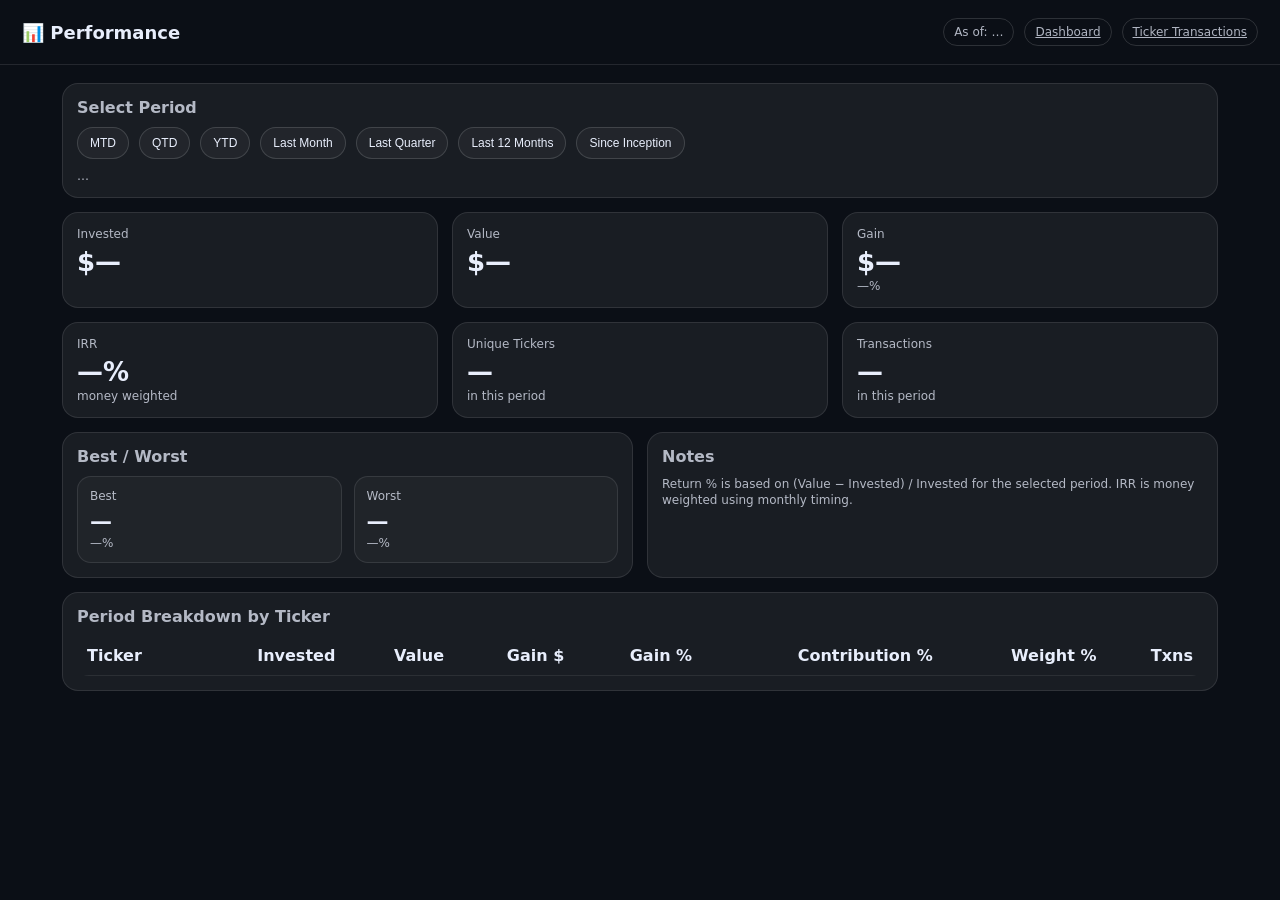
<file: peformance.html>
<!doctype html>
<html>
<head>
  <meta charset="utf-8" />
  <meta name="viewport" content="width=device-width,initial-scale=1" />
  <title>Portfolio Performance</title>
  <link rel="stylesheet" href="styles.css" />
</head>
<body>
  <header class="header">
    <div class="title">📊 Performance</div>

    <div class="meta">
      <span class="pill" id="asOf">As of: …</span>

      <a class="pill" href="index.html">Dashboard</a>
      <a class="pill" href="ticker.html">Ticker Transactions</a>
    </div>
  </header>

  <main class="wrap">

    <section class="card">
      <div class="cardTitle">Select Period</div>

      <div class="periodBar" id="periodBar">
        <button class="periodBtn" data-period="MTD">MTD</button>
        <button class="periodBtn" data-period="QTD">QTD</button>
        <button class="periodBtn" data-period="YTD">YTD</button>
        <button class="periodBtn" data-period="LM">Last Month</button>
        <button class="periodBtn" data-period="LQ">Last Quarter</button>
        <button class="periodBtn" data-period="LTM">Last 12 Months</button>
        <button class="periodBtn" data-period="SI">Since Inception</button>
      </div>

      <div class="periodMeta" id="periodMeta">…</div>
    </section>

    <section class="grid kpis" style="margin-top:14px;">
      <div class="card kpi"><div class="kpiLabel">Invested</div><div class="kpiValue" id="kpiInvested">$—</div></div>
      <div class="card kpi"><div class="kpiLabel">Value</div><div class="kpiValue" id="kpiValue">$—</div></div>
      <div class="card kpi"><div class="kpiLabel">Gain</div><div class="kpiValue" id="kpiGain">$—</div><div class="kpiSub" id="kpiReturn">—%</div></div>
      <div class="card kpi"><div class="kpiLabel">IRR</div><div class="kpiValue" id="kpiIRR">—%</div><div class="kpiSub">money weighted</div></div>
      <div class="card kpi"><div class="kpiLabel">Unique Tickers</div><div class="kpiValue" id="kpiTickers">—</div><div class="kpiSub">in this period</div></div>
      <div class="card kpi"><div class="kpiLabel">Transactions</div><div class="kpiValue" id="kpiTxns">—</div><div class="kpiSub">in this period</div></div>
    </section>

    <section class="grid charts" style="margin-top:14px;">
      <div class="card">
        <div class="cardTitle">Best / Worst</div>
        <div class="bwGrid">
          <div class="bwBox">
            <div class="bwLabel">Best</div>
            <div class="bwTicker" id="bestTicker">—</div>
            <div class="bwSub" id="bestPct">—%</div>
          </div>
          <div class="bwBox">
            <div class="bwLabel">Worst</div>
            <div class="bwTicker" id="worstTicker">—</div>
            <div class="bwSub" id="worstPct">—%</div>
          </div>
        </div>
      </div>

      <div class="card">
        <div class="cardTitle">Notes</div>
        <div class="mutedBlock" id="notes">
          Return % is based on (Value − Invested) / Invested for the selected period. IRR is money weighted using monthly timing.
        </div>
      </div>
    </section>

    <section class="card tableCard">
      <div class="cardTitle">Period Breakdown by Ticker</div>

      <div class="tableWrap">
        <table id="perfTable">
          <thead>
            <tr>
              <th data-sort="ticker">Ticker</th>
              <th data-sort="invested">Invested</th>
              <th data-sort="value">Value</th>
              <th data-sort="gain">Gain $</th>
              <th data-sort="gainPct">Gain %</th>
              <th data-sort="contribPct">Contribution %</th>
              <th data-sort="weight">Weight %</th>
              <th data-sort="txns">Txns</th>
            </tr>
          </thead>
          <tbody></tbody>
        </table>
      </div>
    </section>
  
  </main>

  <script src="performance.js"></script>
</body>
</html>
</file>
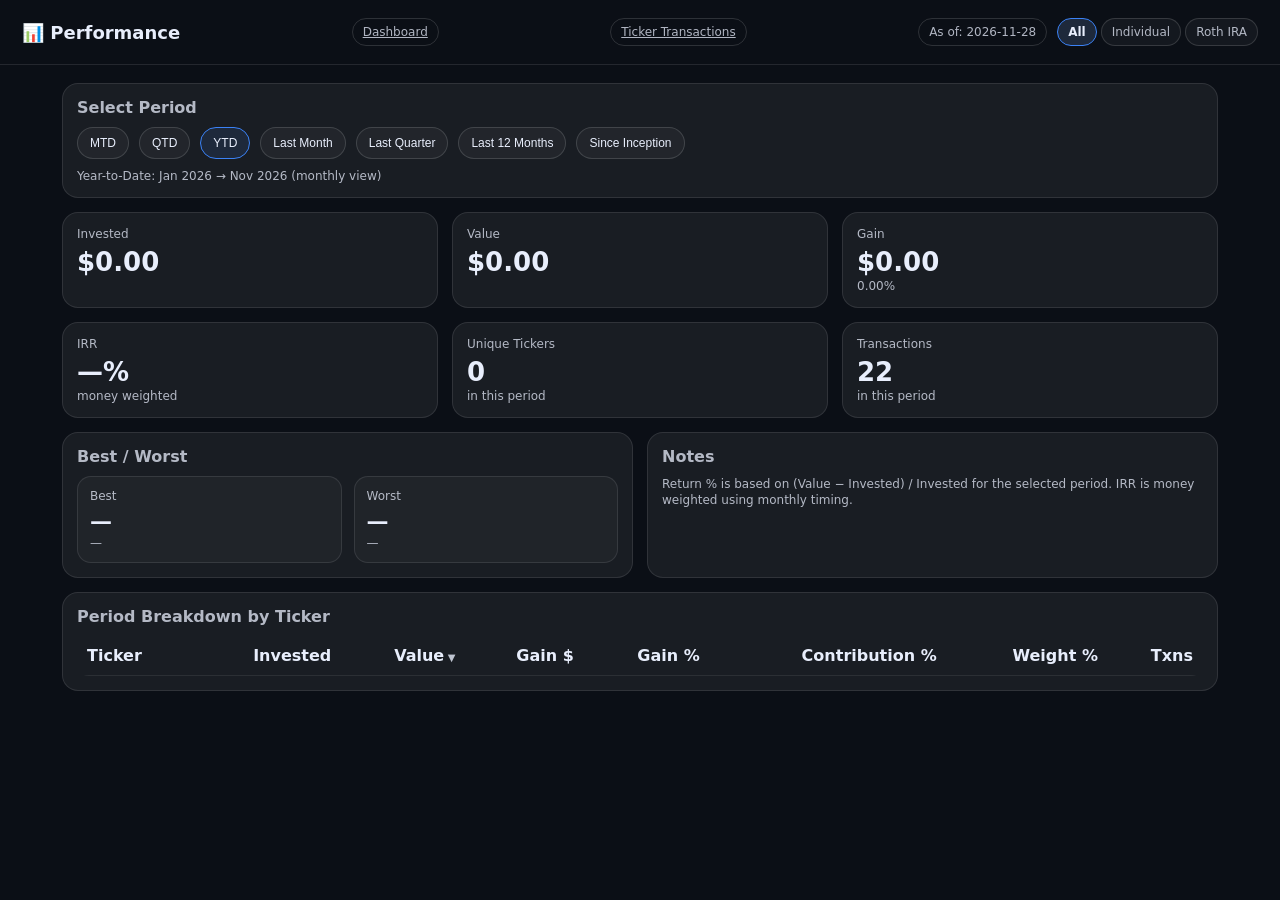
<file: performance.html>
<!doctype html>
<html>
<head>
  <meta charset="utf-8" />
  <meta name="viewport" content="width=device-width,initial-scale=1" />
  <title>Portfolio Performance</title>
  <link rel="stylesheet" href="styles.css" />
</head>
<body>
  <header class="header">
    <div class="title">📊 Performance</div>
    <a class="pill" href="index.html">Dashboard</a>
    <a class="pill" href="ticker.html">Ticker Transactions</a>
    <div class="meta">
      <span class="pill" id="asOf">As of: …</span>

      <span class="accountTabs">
        <button class="pill accountTab" data-account="all">All</button>
        <button class="pill accountTab" data-account="individual">Individual</button>
        <button class="pill accountTab" data-account="roth">Roth IRA</button>
      </span>
    </div>
  </header>

  <main class="wrap">

    <section class="card">
      <div class="cardTitle">Select Period</div>
      <div class="periodBar" id="periodBar">
        <button class="periodBtn" data-period="MTD">MTD</button>
        <button class="periodBtn" data-period="QTD">QTD</button>
        <button class="periodBtn" data-period="YTD">YTD</button>
        <button class="periodBtn" data-period="LM">Last Month</button>
        <button class="periodBtn" data-period="LQ">Last Quarter</button>
        <button class="periodBtn" data-period="LTM">Last 12 Months</button>
        <button class="periodBtn" data-period="SI">Since Inception</button>
      </div>
      <div class="periodMeta" id="periodMeta">…</div>
    </section>

    <section class="grid kpis" style="margin-top:14px;">
      <div class="card kpi"><div class="kpiLabel">Invested</div><div class="kpiValue" id="kpiInvested">$—</div></div>
      <div class="card kpi"><div class="kpiLabel">Value</div><div class="kpiValue" id="kpiValue">$—</div></div>
      <div class="card kpi"><div class="kpiLabel">Gain</div><div class="kpiValue" id="kpiGain">$—</div><div class="kpiSub" id="kpiReturn">—%</div></div>
      <div class="card kpi"><div class="kpiLabel">IRR</div><div class="kpiValue" id="kpiIRR">—%</div><div class="kpiSub">money weighted</div></div>
      <div class="card kpi"><div class="kpiLabel">Unique Tickers</div><div class="kpiValue" id="kpiTickers">—</div><div class="kpiSub">in this period</div></div>
      <div class="card kpi"><div class="kpiLabel">Transactions</div><div class="kpiValue" id="kpiTxns">—</div><div class="kpiSub">in this period</div></div>
    </section>

    <section class="grid charts" style="margin-top:14px;">
      <div class="card">
        <div class="cardTitle">Best / Worst</div>
        <div class="bwGrid">
          <div class="bwBox">
            <div class="bwLabel">Best</div>
            <div class="bwTicker" id="bestTicker">—</div>
            <div class="bwSub" id="bestPct">—%</div>
          </div>
          <div class="bwBox">
            <div class="bwLabel">Worst</div>
            <div class="bwTicker" id="worstTicker">—</div>
            <div class="bwSub" id="worstPct">—%</div>
          </div>
        </div>
      </div>

      <div class="card">
        <div class="cardTitle">Notes</div>
        <div class="mutedBlock" id="notes">
          Return % is based on (Value − Invested) / Invested for the selected period. IRR is money weighted using monthly timing.
        </div>
      </div>
    </section>

    <section class="card tableCard">
      <div class="cardTitle">Period Breakdown by Ticker</div>
      <div class="tableWrap">
        <table id="perfTable">
          <thead>
            <tr>
              <th data-sort="ticker">Ticker</th>
              <th data-sort="invested">Invested</th>
              <th data-sort="value">Value</th>
              <th data-sort="gain">Gain $</th>
              <th data-sort="gainPct">Gain %</th>
              <th data-sort="contribPct">Contribution %</th>
              <th data-sort="weight">Weight %</th>
              <th data-sort="txns">Txns</th>
            </tr>
          </thead>
          <tbody></tbody>
        </table>
      </div>
    </section>

  </main>

  <script src="utils.js"></script>
  <script src="performance.js"></script>
</body>
</html>
</file>
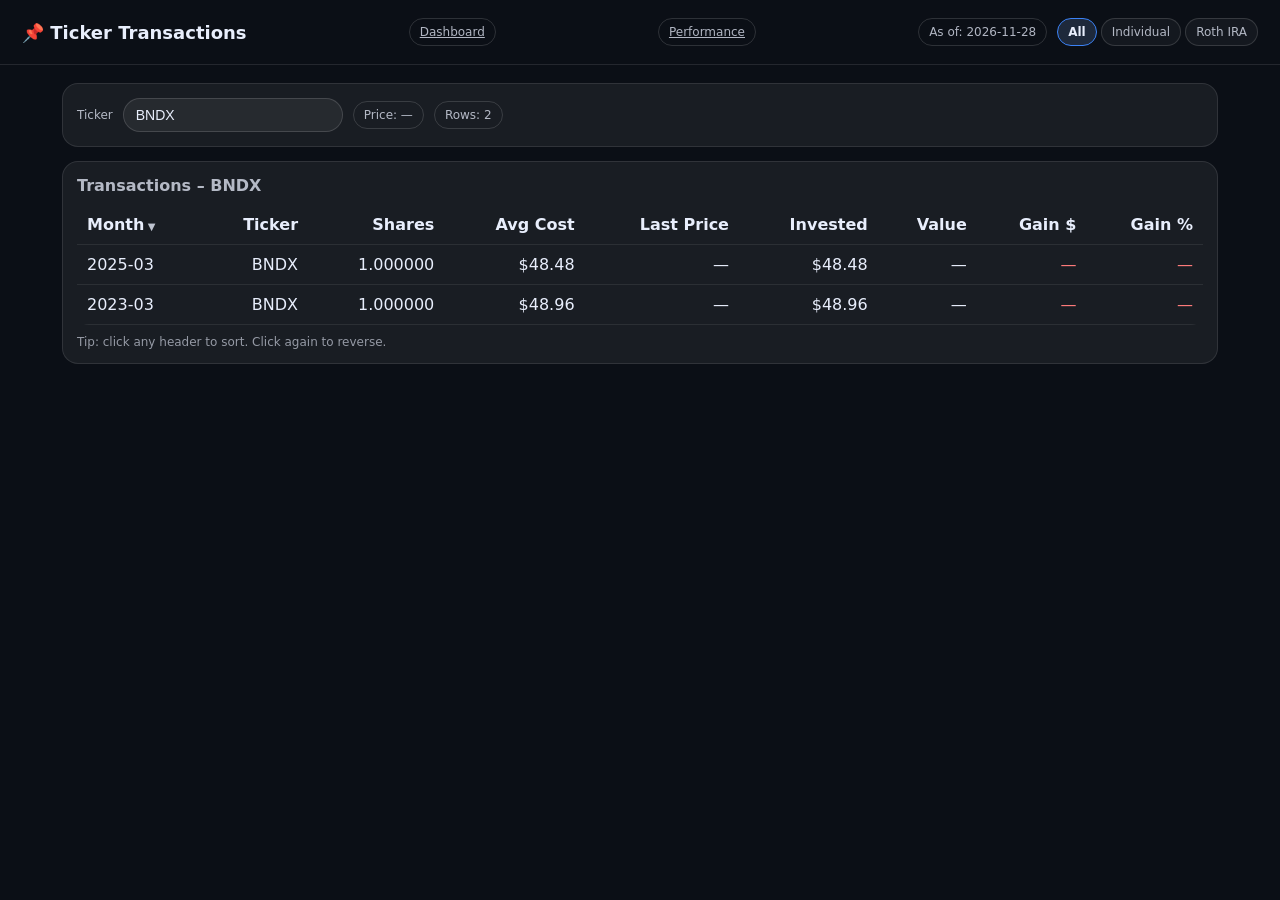
<file: ticker.html>
<!doctype html>
<html>
<head>
  <meta charset="utf-8" />
  <meta name="viewport" content="width=device-width,initial-scale=1" />
  <title>Ticker Transactions</title>
  <link rel="stylesheet" href="styles.css" />
</head>
<body>
  <header class="header">
    <div class="title">📌 Ticker Transactions</div>
    <a class="pill" href="index.html">Dashboard</a>
    <a class="pill" href="performance.html">Performance</a>
    <div class="meta">
      <span class="pill" id="asOf">As of: …</span>

      <span class="accountTabs">
        <button class="pill accountTab" data-account="all">All</button>
        <button class="pill accountTab" data-account="individual">Individual</button>
        <button class="pill accountTab" data-account="roth">Roth IRA</button>
      </span>
    </div>
  </header>

  <main class="wrap">
    <section class="card" style="display:flex;gap:12px;align-items:center;flex-wrap:wrap;">
      <div style="display:flex;gap:10px;align-items:center;flex-wrap:wrap;">
        <div class="kpiLabel" style="margin:0;">Ticker</div>
        <input id="tickerInput" list="tickerList" placeholder="Search e.g. NVDA" class="tickerInput" />
        <datalist id="tickerList"></datalist>
        <span class="pill" id="tickerPricePill">Price: —</span>
        <span class="pill" id="rowCountPill">Rows: —</span>
      </div>
    </section>

    <section class="card tableCard">
      <div class="cardTitle" id="tableTitle">Transactions</div>
      <div class="tableWrap">
        <table id="txTable">
          <thead>
            <tr>
              <th data-key="month" class="sortable">Month</th>
              <th data-key="ticker" class="sortable">Ticker</th>
              <th data-key="shares" class="sortable">Shares</th>
              <th data-key="avg_cost" class="sortable">Avg Cost</th>
              <th data-key="price" class="sortable">Last Price</th>
              <th data-key="invested" class="sortable">Invested</th>
              <th data-key="value" class="sortable">Value</th>
              <th data-key="gain" class="sortable">Gain $</th>
              <th data-key="gainPct" class="sortable">Gain %</th>
            </tr>
          </thead>
          <tbody></tbody>
        </table>
      </div>
      <div class="kpiSub" id="hint" style="margin-top:10px;opacity:.8;">
        Tip: click any header to sort. Click again to reverse.
      </div>
    </section>
  </main>

  <script src="utils.js"></script>
  <script src="ticker.js"></script>
</body>
</html>
</file>
<file: styles.css>
:root{
  --bg:#0b0f16; --card:rgba(255,255,255,.06); --border:rgba(255,255,255,.10);
  --text:#e8eefc; --muted:rgba(232,238,252,.75);
}
*{box-sizing:border-box}
body{margin:0;font-family:system-ui,Segoe UI,Arial;background:var(--bg);color:var(--text)}
.header{padding:18px 22px;border-bottom:1px solid var(--border);display:flex;justify-content:space-between;gap:12px;align-items:center}
.title{font-weight:800;font-size:18px}
.meta{display:flex;gap:10px;flex-wrap:wrap}
.pill{padding:6px 10px;border:1px solid rgba(255,255,255,.14);border-radius:999px;font-size:12px;color:var(--muted)}
.wrap{padding:18px 22px;max-width:1200px;margin:0 auto}
.grid{display:grid;gap:14px}
.kpis{grid-template-columns:repeat(3,minmax(0,1fr))}
.charts{grid-template-columns:repeat(2,minmax(0,1fr));margin-top:14px}
.card{background:var(--card);border:1px solid var(--border);border-radius:16px;padding:14px}
.kpiLabel{font-size:12px;color:var(--muted)}
.kpiValue{font-size:26px;font-weight:800;margin-top:6px}
.kpiSub{margin-top:2px;font-size:12px;color:var(--muted)}
.cardTitle{font-weight:700;margin-bottom:10px;color:var(--muted)}
.tableCard{margin-top:14px}
.tableWrap{overflow:auto;border-radius:12px}
table{width:100%;border-collapse:collapse;min-width:820px}
th,td{padding:10px 10px;border-bottom:1px solid rgba(255,255,255,.08);text-align:right}
th:first-child,td:first-child{text-align:left}
tbody tr:hover{background:rgba(255,255,255,.04)}
.pos{color:#7CFFB2}
.neg{color:#FF7C7C}

/* Month dropdown visibility fix (GLOBAL) */
select {
  background-color: #0f172a;
  color: #e8eefc;
  border: 1px solid #2a3246;
  padding: 6px 10px;
  border-radius: 999px;
  font-size: 0.9rem;
  appearance: none;
}

select option {
  background-color: #0f172a;
  color: #e8eefc;
}

select:hover,
select:focus {
  background-color: #1e293b;
  outline: none;
  border-color: #3b82f6;
}
.tickerInput{
  background: rgba(255,255,255,.06);
  color: var(--text);
  border: 1px solid rgba(255,255,255,.14);
  padding: 8px 12px;
  border-radius: 999px;
  font-size: 14px;
  outline: none;
  min-width: 220px;
}
.tickerInput::placeholder{ color: rgba(232,238,252,.6); }
.tickerInput:focus{
  border-color: rgba(59,130,246,.8);
  box-shadow: 0 0 0 3px rgba(59,130,246,.15);
}

th.sortable{ cursor: pointer; user-select: none; }
th.sortable:hover{ background: rgba(255,255,255,.04); }
th[data-sort]{ cursor:pointer; }
th[data-sort]:hover{ text-decoration: underline; }


/* ---- Performance page extras ---- */
.periodBar{
  display:flex;
  gap:10px;
  flex-wrap:wrap;
  margin-top:10px;
}

.periodBtn{
  border:1px solid rgba(255,255,255,.14);
  background:rgba(255,255,255,.04);
  color:var(--text);
  padding:8px 12px;
  border-radius:999px;
  cursor:pointer;
  font-size:12px;
}

.periodBtn:hover{
  background:rgba(255,255,255,.08);
}

.periodBtn.active{
  background:#1e293b;
  border-color:#3b82f6;
}

.periodMeta{
  margin-top:10px;
  font-size:12px;
  color:var(--muted);
}

.bwGrid{
  display:grid;
  grid-template-columns:1fr 1fr;
  gap:12px;
}

.bwBox{
  border:1px solid rgba(255,255,255,.10);
  border-radius:14px;
  padding:12px;
  background:rgba(255,255,255,.03);
}

.bwLabel{ font-size:12px; color:var(--muted); }
.bwTicker{ font-size:22px; font-weight:800; margin-top:6px; }
.bwSub{ font-size:12px; color:var(--muted); margin-top:2px; }

.mutedBlock{
  color:var(--muted);
  font-size:12px;
  line-height:1.35;
}

/* sortable header affordance */
#perfTable thead th{
  cursor:pointer;
  user-select:none;
}

#perfTable thead th:hover{
  background:rgba(255,255,255,.04);
}

.pill{
  display: inline-flex;
  align-items: center;
  justify-content: center;
  text-align: center;
}
#contribTable thead th{
  cursor:pointer;
  user-select:none;
}
#contribTable thead th:hover{
  background:rgba(255,255,255,.04);
}



/* ---- Ticker links in Holdings table ---- */
.tickerLink{
  color: var(--text);
  text-decoration: none;
  font-weight: 600;
}
.tickerLink:hover{
  text-decoration: underline;
  color: #93c5fd;
}

/* ---- Holdings table card header (title + search) ---- */
.tableCardHeader{
  display: flex;
  align-items: center;
  justify-content: space-between;
  gap: 12px;
  margin-bottom: 10px;
  flex-wrap: wrap;
}

/* ---- Holdings search input ---- */
.holdingsSearch{
  background: rgba(255,255,255,.06);
  color: var(--text);
  border: 1px solid rgba(255,255,255,.14);
  padding: 5px 10px;
  border-radius: 999px;
  font-size: 12px;
  outline: none;
  width: 160px;
}
.holdingsSearch::placeholder{ color: rgba(232,238,252,.5); }
.holdingsSearch:focus{
  border-color: rgba(59,130,246,.8);
  box-shadow: 0 0 0 3px rgba(59,130,246,.15);
}

/* ---- Sort indicators ---- */
th[data-sort].sorted-asc::after  { content: " ▲"; font-size: 10px; opacity: .8; }
th[data-sort].sorted-desc::after { content: " ▼"; font-size: 10px; opacity: .8; }
th[data-key].sorted-asc::after   { content: " ▲"; font-size: 10px; opacity: .8; }
th[data-key].sorted-desc::after  { content: " ▼"; font-size: 10px; opacity: .8; }

/* ---- Account tabs ---- */
.accountTabs{ display:flex; gap:4px; }
.accountTab{
  background: rgba(255,255,255,.04);
  border: 1px solid rgba(255,255,255,.14);
  color: var(--muted);
  cursor: pointer;
  font: inherit;
  font-size: 12px;
  padding: 6px 10px;
  border-radius: 999px;
}
.accountTab:hover{ background: rgba(255,255,255,.08); color: var(--text); }
.accountTab.active{
  background: #1e293b;
  border-color: #3b82f6;
  color: var(--text);
  font-weight: 600;
}

/* ---- Schwab import buttons ---- */
.schwabImportBtn{
  background: rgba(59,130,246,.15);
  border-color: rgba(59,130,246,.5);
  color: #93c5fd;
  cursor: pointer;
  font: inherit;
}
.schwabImportBtn:hover{ background: rgba(59,130,246,.28); }
.schwabClearBtn{
  background: rgba(255,80,80,.12);
  border-color: rgba(255,80,80,.35);
  color: #fca5a5;
  cursor: pointer;
  font: inherit;
}
.schwabClearBtn:hover{ background: rgba(255,80,80,.22); }

/* ---- Error banner ---- */
.errorBanner{
  display: none;
  background: rgba(255,80,80,.15);
  border: 1px solid rgba(255,80,80,.4);
  color: #ff9090;
  padding: 10px 22px;
  font-size: 13px;
}

/* ---- Totals row ---- */
.totalsRow td{
  border-top: 2px solid rgba(255,255,255,.2);
  padding-top: 12px;
  font-weight: 600;
}

/* ---- Modal ---- */
.modalOverlay{
  position:fixed;inset:0;background:rgba(0,0,0,.6);
  display:flex;align-items:center;justify-content:center;z-index:1000;
}
.modalBox{
  background:#131a27;border:1px solid rgba(255,255,255,.14);
  border-radius:16px;padding:20px;min-width:300px;max-width:460px;
  width:90%;max-height:70vh;overflow-y:auto;
}
.modalHeader{
  display:flex;justify-content:space-between;align-items:center;margin-bottom:14px;
}
.modalTitle{font-weight:700;font-size:16px;}
.modalClose{
  background:none;border:none;color:var(--muted);cursor:pointer;
  font-size:16px;padding:4px 8px;border-radius:6px;
}
.modalClose:hover{background:rgba(255,255,255,.08);color:var(--text);}
.kpiClickable{cursor:pointer;transition:background .15s;}
.kpiClickable:hover{background:rgba(255,255,255,.10);}

@media (max-width:900px){
  .kpis{grid-template-columns:repeat(2,minmax(0,1fr))}
  .charts{grid-template-columns:1fr}
}

@media (max-width: 640px){
  .header{
    flex-direction: column;
    align-items: flex-start;
    gap: 10px;
    overflow-x: hidden;
  }

  .header > .pill{
    margin-right: 6px;
    font-weight: 600;
  }

  .headerNav{
    display: flex;
    gap: 8px;
    flex-wrap: nowrap;
    overflow-x: auto;
    -webkit-overflow-scrolling: touch;
  }

  .meta{
    width: 100%;
    overflow-x: auto;
    flex-wrap: nowrap;
    gap: 8px;
  }

  .meta::-webkit-scrollbar{
    display: none;
  }
}
</file>
